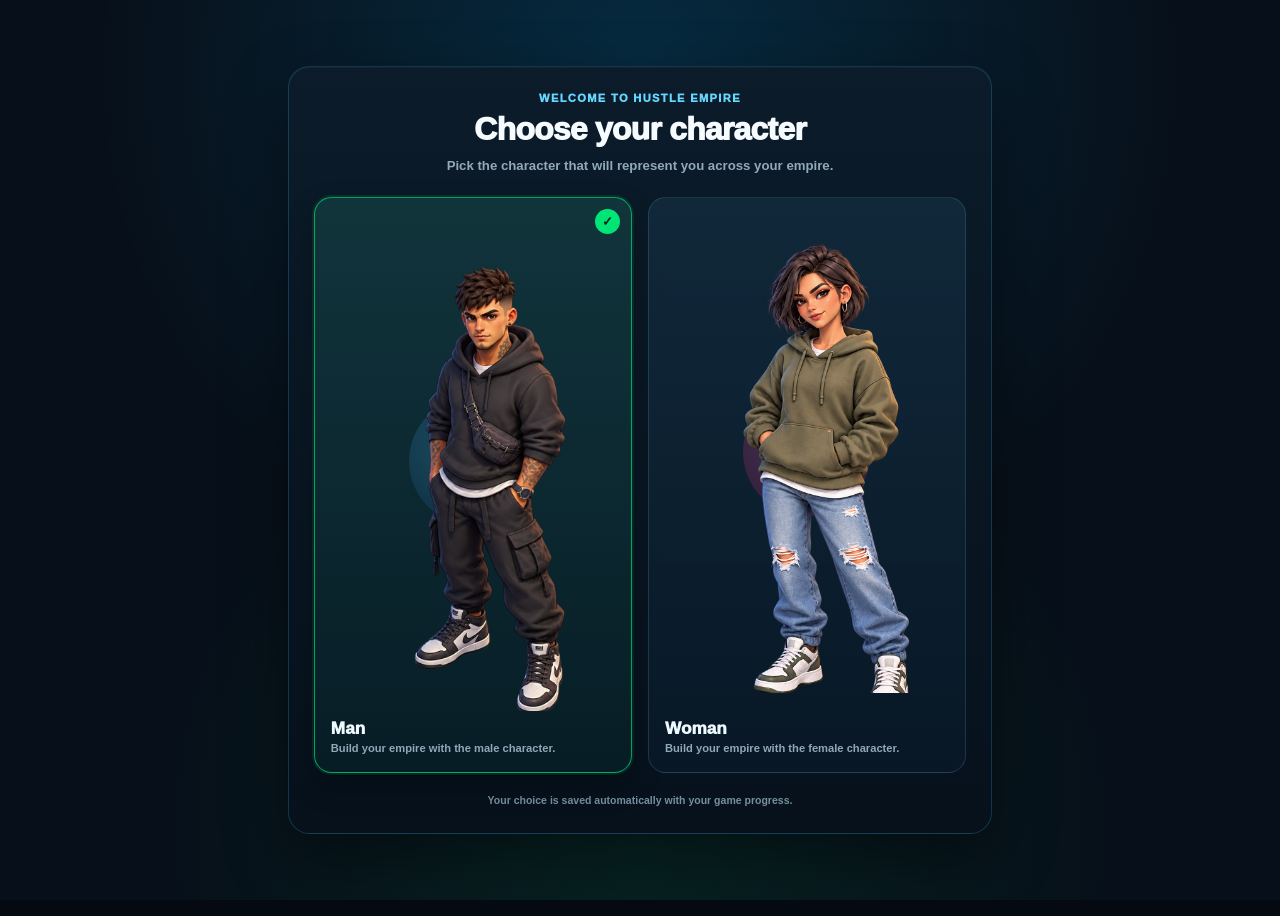
<file: index.html>
<!DOCTYPE html>

<html lang="en" data-app-version="21.6.5">
<head>
<meta charset="utf-8"/>
<base href="./"/>
<meta content="width=device-width, initial-scale=1.0, viewport-fit=cover" name="viewport"/>
<meta content="#0b0f19" name="theme-color"/>
<title>Hustle Empire</title>
<link rel="preload" as="image" href="assets/avatar_face.png?v=21.6.5"/>
<link rel="preload" as="image" href="assets/hero_lvl1.png?v=21.6.5"/>
<link rel="preload" as="image" href="assets/female_level_1.png?v=21.6.5"/>
<link rel="preload" as="image" href="assets/female_ui_icon.png?v=21.6.5"/>
<link rel="preload" as="image" href="assets/city_map.png?v=21.6.5"/>
<link rel="preload" as="image" href="assets/icon_money.png?v=21.6.5"/>
<link rel="preload" as="image" href="assets/icon_energy.png?v=21.6.5"/>
<link rel="preload" as="image" href="assets/icon_gems.png?v=21.6.5"/>
<link rel="preload" as="image" href="assets/icon_xp.png?v=21.6.5"/>
<link rel="icon" href="data:,"/>
<link rel="shortcut icon" href="data:,"/>
<script src="https://telegram.org/js/telegram-web-app.js"></script>
<link href="style.css?v=21.6.5" rel="stylesheet"/>
<script defer="" src="translations.js?v=21.6.5"></script>
<script defer="" src="config.js?v=21.6.5"></script>
<script defer="" src="script.js?v=21.6.5"></script>
<script defer="" src="save-schema.js?v=21.6.5"></script>
<script defer="" src="save-local.js?v=21.6.5"></script>
<script defer="" src="save-cloud.js?v=21.6.5"></script>
<script defer="" src="game-lifecycle.js?v=21.6.5"></script>
<script defer="" src="game-energy.js?v=21.6.5"></script>
<script defer="" src="game-offline.js?v=21.6.5"></script>
<script defer="" src="game.js?v=21.6.5"></script>

<style id="level-up-rewards-v14-1">
  #level-boost-indicator[hidden],
  #level-up-modal[hidden] {
    display: none !important;
  }

  #level-boost-indicator {
    position: fixed;
    top: calc(env(safe-area-inset-top, 0px) + 64px);
    right: 12px;
    z-index: 1600;
    max-width: calc(100vw - 24px);
    pointer-events: none;
  }

  .level-boost-indicator-pill {
    display: flex;
    align-items: center;
    justify-content: center;
    min-height: 34px;
    padding: 7px 12px;
    border: 1px solid rgba(0, 230, 118, .55);
    border-radius: 999px;
    background: rgba(7, 18, 28, .92);
    box-shadow: 0 0 18px rgba(0, 230, 118, .22);
    color: #eafff2;
    font: 800 12px/1.1 system-ui, -apple-system, BlinkMacSystemFont, "Segoe UI", sans-serif;
    letter-spacing: .02em;
    white-space: nowrap;
    -webkit-backdrop-filter: blur(12px);
    backdrop-filter: blur(12px);
  }

  body.level-up-modal-open {
    overflow: hidden;
  }

  #level-up-modal {
    position: fixed;
    inset: 0;
    z-index: 5000;
    display: grid;
    place-items: center;
    padding:
      max(18px, env(safe-area-inset-top, 0px))
      18px
      max(18px, env(safe-area-inset-bottom, 0px));
  }

  .level-up-modal-backdrop {
    position: absolute;
    inset: 0;
    background:
      radial-gradient(circle at 50% 35%, rgba(0, 230, 118, .18), transparent 35%),
      rgba(2, 7, 13, .82);
    -webkit-backdrop-filter: blur(10px);
    backdrop-filter: blur(10px);
  }

  .level-up-modal-card {
    position: relative;
    width: min(390px, 100%);
    max-height: calc(100dvh - 36px);
    overflow: auto;
    padding: 24px 20px 20px;
    border: 1px solid rgba(255, 215, 0, .38);
    border-radius: 26px;
    background:
      linear-gradient(180deg, rgba(19, 34, 47, .98), rgba(7, 15, 24, .98));
    box-shadow:
      0 24px 70px rgba(0, 0, 0, .58),
      0 0 34px rgba(0, 230, 118, .14);
    text-align: center;
    color: #fff;
  }

  .level-up-kicker {
    display: inline-flex;
    padding: 5px 10px;
    border-radius: 999px;
    background: rgba(255, 215, 0, .12);
    color: #ffd700;
    font-size: 11px;
    font-weight: 900;
    letter-spacing: .12em;
  }

  #level-up-modal-title {
    margin: 10px 0 4px;
    font-size: clamp(24px, 7vw, 34px);
    line-height: 1;
    color: #fff;
    text-shadow: 0 0 18px rgba(0, 230, 118, .24);
  }

  .level-up-modal-subtitle {
    margin: 0 0 15px;
    color: rgba(229, 241, 250, .72);
    font-size: 13px;
  }

  .level-up-case-wrap {
    display: grid;
    place-items: center;
    min-height: 142px;
    margin: 4px 0 10px;
  }

  #level-up-case-image {
    display: block;
    width: min(170px, 48vw);
    height: min(140px, 40vw);
    object-fit: contain;
    filter: drop-shadow(0 14px 22px rgba(0,0,0,.4));
  }

  #level-up-case-name {
    display: block;
    margin-top: -4px;
    color: #ffd700;
    font-size: 18px;
    font-weight: 900;
  }

  .level-up-reward-row {
    display: grid;
    grid-template-columns: 1fr 1fr;
    gap: 8px;
    margin: 14px 0 9px;
  }

  .level-up-reward-chip {
    display: flex;
    align-items: center;
    justify-content: center;
    min-height: 44px;
    padding: 9px 10px;
    border: 1px solid rgba(82, 221, 255, .2);
    border-radius: 14px;
    background: rgba(255, 255, 255, .045);
    font-size: 12px;
    font-weight: 850;
  }

  #level-up-boost-badge {
    border-color: rgba(0, 230, 118, .32);
    color: #7dffb5;
  }

  #level-up-inventory-count {
    display: block;
    margin: 8px 0 16px;
    color: rgba(229, 241, 250, .62);
    font-size: 11px;
  }

  .level-up-claim-button {
    width: 100%;
    min-height: 52px;
    border: 0;
    border-radius: 16px;
    background: linear-gradient(180deg, #19ef83, #00c864);
    box-shadow: 0 8px 24px rgba(0, 230, 118, .24);
    color: #03130b;
    font-size: 14px;
    font-weight: 950;
    cursor: pointer;
    touch-action: manipulation;
    -webkit-tap-highlight-color: transparent;
  }

  .level-up-claim-button:active {
    transform: scale(.985);
  }

  @media (max-width: 390px) {
    #level-boost-indicator {
      top: calc(env(safe-area-inset-top, 0px) + 58px);
      right: 8px;
    }

    .level-boost-indicator-pill {
      min-height: 31px;
      padding: 6px 10px;
      font-size: 11px;
    }

    .level-up-modal-card {
      padding: 20px 16px 16px;
      border-radius: 22px;
    }
  }
</style>



</head>
<body class="ui-scale-responsive">

<section
  id="character-selection-modal"
  class="character-selection-modal"
  role="dialog"
  aria-modal="true"
  aria-labelledby="character-selection-title"
  aria-hidden="true"
  hidden
>
  <div class="character-selection-shell">
    <div class="character-selection-copy">
      <span class="character-selection-eyebrow" data-i18n="characterSelect.eyebrow">WELCOME TO URBAN TYCOON</span>
      <h1 id="character-selection-title" data-i18n="characterSelect.title">Choose your character</h1>
      <p data-i18n="characterSelect.subtitle">Pick the character that will represent you across your empire.</p>
    </div>

    <div class="character-selection-grid" role="group" aria-label="Character">
      <button
        class="character-choice-card"
        type="button"
        data-character-choice="male"
        aria-pressed="false"
      >
        <span class="character-choice-art" aria-hidden="true">
          <span class="character-choice-fallback character-choice-fallback-male">👨</span>
          <img
            class="character-choice-preview-image"
            data-character-preview="male"
            src="data:image/svg+xml;charset=utf-8,%3Csvg%20xmlns='http://www.w3.org/2000/svg'%20width='1'%20height='1'%20viewBox='0%200%201%201'%3E%3C/svg%3E"
            alt=""
            draggable="false"
            decoding="async"
          />
        </span>

        <span class="character-choice-copy">
          <strong data-i18n="characterSelect.male">Man</strong>
          <small data-i18n="characterSelect.maleHint">Start with the classic Urban Tycoon character.</small>
        </span>

        <span class="character-choice-check" aria-hidden="true">✓</span>
      </button>

      <button
        class="character-choice-card"
        type="button"
        data-character-choice="female"
        aria-pressed="false"
      >
        <span class="character-choice-art" aria-hidden="true">
          <span class="character-choice-fallback character-choice-fallback-female">👩</span>
          <img
            class="character-choice-preview-image"
            data-character-preview="female"
            src="data:image/svg+xml;charset=utf-8,%3Csvg%20xmlns='http://www.w3.org/2000/svg'%20width='1'%20height='1'%20viewBox='0%200%201%201'%3E%3C/svg%3E"
            alt=""
            draggable="false"
            decoding="async"
          />
        </span>

        <span class="character-choice-copy">
          <strong data-i18n="characterSelect.female">Woman</strong>
          <small data-i18n="characterSelect.femaleHint">Use the female Urban Tycoon character.</small>
        </span>

        <span class="character-choice-check" aria-hidden="true">✓</span>
      </button>
    </div>

    <p class="character-selection-footnote" data-i18n="characterSelect.savedHint">
      Your choice is saved automatically with your game progress.
    </p>
  </div>
</section>

<div class="app-shell">
<header class="topbar topbar-compact">
<div class="player-level">
<div class="player-avatar image-fallback header-avatar">
<img aria-label="Player" alt="Player" data-i18n-aria-label="hud.player" data-i18n-alt="hud.player" class="player-avatar-image avatar-face-image direct-character-image" data-game-avatar="" src="assets/avatar_face.png?v=21.6.5" draggable="false" decoding="async" style="width:100%;height:100%;object-fit:cover;object-position:center;display:block;border-radius:50%;" />
</div>
<div class="player-level-content">
<div class="level-row"><strong>LV 1</strong></div>
<div class="xp-row">
<img class="hud-icon hud-icon-xp" data-hud-icon="xp" src="assets/icon_xp.png?v=21.6.5" alt="XP" data-i18n-alt="hud.xp" draggable="false" decoding="async"/>
<div class="progress-bar"><div class="progress-fill" style="width:0%"></div></div>
<span>0 / 100 XP</span>
</div>
</div>
</div>
<div class="topbar-resources">
<div class="resource-card money-card"><img class="hud-icon hud-icon-money" data-hud-icon="money" src="assets/icon_money.png?v=21.6.5" alt="Money" data-i18n-alt="hud.money" draggable="false" decoding="async"/><strong class="resource-value">$0</strong></div>
<div class="resource-card energy-card"><img class="hud-icon hud-icon-energy" data-hud-icon="energy" src="assets/icon_energy.png?v=21.6.5" alt="Energy" data-i18n-alt="hud.energy" draggable="false" decoding="async"/><strong class="resource-value">120/120</strong></div>
<div class="resource-card gem-card"><img class="hud-icon hud-icon-gems" data-hud-icon="gems" src="assets/icon_gems.png?v=21.6.5" alt="Gems" data-i18n-alt="hud.gems" draggable="false" decoding="async"/><strong class="resource-value">0</strong></div>
</div>
<div class="topbar-actions">
<button aria-label="Notifications" data-i18n-aria-label="hud.notifications" data-i18n-title="hud.notifications" aria-controls="notifications-modal" aria-expanded="false" class="top-action notification-button" data-action="notifications" type="button">🔔<span class="badge">2</span></button>
<button aria-label="Leaderboard" data-i18n-aria-label="hud.leaderboard" data-i18n-title="hud.leaderboard" aria-controls="leaderboard-screen" aria-pressed="false" class="top-action leaderboard-hud-button" data-action="open-leaderboard" type="button" title="Leaderboard">🏆</button>
<button aria-label="Menu" data-i18n-aria-label="hud.menu" data-i18n-title="hud.menu" class="top-action" data-action="settings" type="button">☰</button>
<button class="language-button" id="language-switch" type="button" aria-label="Switch to Russian" data-i18n-aria-label="language.switchToRussian">RU</button>
</div>
</header>

<div id="level-boost-indicator" hidden aria-hidden="true">
  <div class="level-boost-indicator-pill">
    <span id="level-boost-indicator-text">⚡ Boost 1.5x: 03:00</span>
  </div>
</div>

<main class="screens screen-content">
<!-- HOME -->
<section class="screen active home-screen-v210" data-screen="home">
  <div class="home-hub-v210" aria-label="Home hub">

    <!-- LEFT EDGE: quick actions stay anchored to the screen edge. -->
    <nav class="home-side-rail-v210 home-side-rail-left-v210" aria-label="Left quick actions">
      <a
        class="home-side-action-v210 social-tasks-launcher"
        href="#social-tasks-modal"
        role="button"
        aria-label="Open Daily Tasks & Rewards"
        data-i18n-aria-label="social.openAria"
        aria-controls="social-tasks-modal"
        aria-expanded="false"
        data-social-tasks-open
      >
        <span class="home-side-icon-v210" aria-hidden="true">⭐</span>
        <span class="home-side-metric-v210 social-tasks-launcher-badge" data-i18n="common.new">NEW</span>
        <span class="home-side-label-v210" data-i18n="home.socialTasks">Social Tasks</span>
      </a>

      <button
        class="home-side-action-v210 daily-challenges-launch"
        data-daily-challenges-open
        type="button"
        aria-haspopup="dialog"
        aria-controls="daily-challenges-modal"
        aria-label="Daily Challenges"
        data-i18n-aria-label="home.dailyChallenges"
      >
        <span class="home-side-icon-v210" aria-hidden="true">🎯</span>
        <span id="daily-challenges-button-badge" class="home-side-metric-v210 daily-challenges-launch-badge">0/3</span>
        <span class="home-side-label-v210" data-i18n="home.dailyChallenges">Daily Challenges</span>
        <span id="daily-challenges-button-timer" class="home-hidden-v210 daily-challenges-launch-timer">24:00:00</span>
        <small id="daily-challenges-button-status" class="home-hidden-v210" data-i18n="home.dailyChallengesProgressZero">0/3 completed</small>
      </button>

      <button
        class="home-side-action-v210 daily-chest"
        data-action="daily-chest"
        type="button"
        aria-label="Daily Chest"
        data-i18n-aria-label="home.dailyChest"
      >
        <span class="home-side-icon-v210" aria-hidden="true">🎁</span>
        <span class="countdown home-side-metric-v210" data-game-countdown="daily-chest">--:--:--</span>
        <span class="home-side-label-v210" data-i18n="home.dailyChest">Daily Chest</span>
      </button>
    </nav>

    <!-- CENTER: intentionally ONLY the bust and primary Tap action. -->
    <div class="home-center-stack-v210">
      <div class="home-character-window-v210 image-fallback">
        <img
          aria-label="Hustle Empire character"
          alt="Hustle Empire character"
          class="home-character home-character-v210 home-character-sprite direct-character-image character-real-image"
          data-character-sprite=""
          data-character-stage="1"
          src="assets/hero_lvl1.png?v=21.6.5"
          draggable="false"
          decoding="async"
        />
      </div>

      <div class="home-tap-zone-v210">
        <div aria-hidden="true" class="tap-float-layer" id="tap-float-layer"></div>
        <button class="tap-button home-main-tap home-main-tap-v210" type="button">
          <span class="home-main-tap-glow"></span>
          <span class="home-main-tap-icon-v210" aria-hidden="true">⚡</span>
          <span class="home-main-tap-copy-v210">
            <small data-i18n="home.quickHustle">Quick Hustle</small>
            <strong data-i18n="home.tapToEarn">Tap to Earn</strong>
            <span class="home-main-tap-value">+$1 / tap</span>
          </span>
        </button>
      </div>
    </div>

    <!-- RIGHT EDGE: quick actions stay anchored to the screen edge. -->
    <nav class="home-side-rail-v210 home-side-rail-right-v210" aria-label="Right quick actions">
      <button
        class="home-side-action-v210 home-missions-launcher"
        type="button"
        data-missions-open
        aria-haspopup="dialog"
        aria-controls="missions-modal"
        aria-expanded="false"
        aria-label="Missions"
        data-i18n-aria-label="home.missions"
      >
        <span class="home-side-icon-v210" aria-hidden="true">✓</span>
        <span class="home-side-metric-v210" data-home-mission-count>0/4</span>
        <span class="home-side-label-v210" data-i18n="home.missions">Missions</span>
        <span class="home-hidden-v210" data-home-mission-level>LV 1</span>
      </button>

      <button
        class="home-side-action-v210 hustle-streak"
        data-daily-challenges-open
        type="button"
        aria-haspopup="dialog"
        aria-controls="daily-challenges-modal"
        aria-label="Hustle Streak"
        data-i18n-aria-label="home.streak"
      >
        <span class="home-side-icon-v210 fire" aria-hidden="true">🔥</span>
        <span class="home-side-metric-v210 feature-value">0</span>
        <small class="home-side-micro-v210">+0%</small>
        <span class="home-side-label-v210" data-i18n="home.streak">Hustle Streak</span>
      </button>

      <button
        class="home-side-action-v210 offline-income"
        data-action="offline-income"
        type="button"
        aria-label="Offline Earnings"
        data-i18n-aria-label="home.offlineEarnings"
      >
        <span class="home-side-icon-v210" aria-hidden="true">⏱</span>
        <span class="offline-value home-side-metric-v210">$0</span>
        <span class="home-side-label-v210" data-i18n="home.offlineEarnings">Offline Earnings</span>
      </button>
    </nav>

    <!-- V20.11: compact activity panels live ONLY in the free lower Home area. -->
    <div class="home-bottom-panels-v211" aria-label="Home activity panels">
      <section class="home-activity-panel-v211 quick-jobs-panel-v211" aria-labelledby="quick-jobs-title-v211">
        <header class="home-activity-header-v211">
          <h2 id="quick-jobs-title-v211" data-i18n="home.quickJobs">Quick Jobs</h2>
          <strong id="quick-jobs-total">0</strong>
        </header>
        <div class="quick-jobs-grid home-activity-list-v211" id="quick-jobs-list"></div>
      </section>

      <section class="home-activity-panel-v211 home-businesses-panel-v211" aria-labelledby="active-businesses-title-v211">
        <header class="home-activity-header-v211">
          <h2 id="active-businesses-title-v211" data-i18n="home.activeBusinesses">Active Businesses</h2>
          <strong id="home-total-income">$0/s</strong>
        </header>
        <div class="home-business-grid home-activity-list-v211" id="home-business-list"></div>
      </section>
    </div>
  </div>
</section>
<!-- CITY -->
<section class="screen" data-screen="city">
<div class="city-screen page-layout">
<div class="city-map-wrapper image-fallback city-map-sprite-background">
<img class="city-map-image" src="assets/city_map.png?v=21.6.5">
<button class="city-node poor selected" data-district="poor_block" type="button"><strong data-i18n="city.poorBlock">POOR BLOCK</strong><span data-i18n="city.rangePoor">LV 1-10</span><small data-i18n="city.starterDistrict">Starter District</small><i>✓</i></button>
<button class="city-node center locked" data-district="city_center" type="button"><strong data-i18n="city.cityCenter">CITY CENTER</strong><span data-i18n="city.rangeCenter">LV 11-20</span><small data-i18n="city.cityHustles">City Hustles</small><i>🔒</i></button>
<button class="city-node business locked" data-district="business_district" type="button"><strong data-i18n="city.businessDistrict">BUSINESS DISTRICT</strong><span data-i18n="city.rangeBusiness">LV 21-30</span><small data-i18n="city.bigBusiness">Big Business</small><i>🔒</i></button>
<button class="city-node rich locked" data-district="rich_skyline" type="button"><strong data-i18n="city.richSkyline">RICH SKYLINE</strong><span data-i18n="city.rangeRich">LV 31-40+</span><small data-i18n="city.endgameEmpire">Endgame Empire</small><i>🔒</i></button>
</div>
<div class="district-activity">
<div class="district-activity-heading">
<div><span class="section-eyebrow" data-i18n="city.districtActivity">District Activity</span><h3 id="selected-district-name" data-i18n="city.poorBlock">POOR BLOCK</h3></div>
<span class="district-level-status" data-i18n="city.unlocked" id="selected-district-status">Unlocked</span>
</div>
<div class="district-business-grid" id="district-business-list"></div>
</div>
<div class="business-panel game-compat">
<span class="business-level"><span data-i18n="common.levelShort">LV</span> 0</span>
<div class="income"><strong data-i18n="business.zeroPerHour">0 / h</strong></div>
<div class="next-level"><strong data-i18n="business.zeroPerHour">0 / h</strong></div>
<button class="green-button"><span data-i18n="common.upgrade">Upgrade</span> <strong>$0</strong></button>
</div>
</div>
</section>
<!-- CASES -->
<section class="screen" data-screen="cases">
<div class="cases-screen page-layout">
<div class="cases-page-header">
<div><span class="section-eyebrow" data-i18n="cases.rewards">Rewards</span><h1 data-i18n="cases.title">Cases</h1></div>
<span class="cases-helper" data-i18n="cases.helper">Come back when the timer finishes or spend Gems to unlock instantly.</span>
</div>
<div class="real-cases-grid" id="timed-cases-list"></div>
<section class="accessory-cases-panel">
<div class="accessory-cases-heading">
<div>
<span class="section-eyebrow" data-i18n="accessoryCases.eyebrow">Wardrobe Loot</span>
<h2 data-i18n="accessoryCases.title">Premium Accessory Cases</h2>
</div>
<span class="accessory-case-gems-label" data-i18n="accessoryCases.gemsOnly">Gems Only</span>
</div>
<div id="free-accessory-case"></div>
<div class="premium-accessory-grid" id="premium-accessory-cases-list"></div>
</section></div>
</section>
<!-- COLLECTION -->
<section class="screen" data-screen="collection">
<div class="collection-screen compact-collection page-layout">
<details class="collection-summary compact-summary">
<summary>
<div>
<span class="section-eyebrow" data-i18n="collection.book">Collection Book</span>
<strong id="collection-summary-count" data-i18n="collection.summaryZero">0 / 10 cards</strong>
</div>
<div class="collection-summary-percent">
<strong id="collection-summary-percent">0%</strong>
<span>▾</span>
</div>
</summary>
<div class="compact-summary-body">
<div class="collection-ring">
<strong>0%</strong>
<small data-i18n="collection.summaryZero">0 / 10 cards</small>
</div>
<div class="rarity-list">
<div><span class="rarity-dot common"></span><span data-i18n="rarity.common">Common</span><strong>0 / 0</strong></div>
<div><span class="rarity-dot rare"></span><span data-i18n="rarity.rare">Rare</span><strong>0 / 0</strong></div>
<div><span class="rarity-dot epic"></span><span data-i18n="rarity.epic">Epic</span><strong>0 / 0</strong></div>
<div><span class="rarity-dot legendary"></span><span data-i18n="rarity.legendary">Legendary</span><strong>0 / 0</strong></div>
<div><span class="rarity-dot mythic"></span><span data-i18n="rarity.mythic">Mythic</span><strong>0 / 0</strong></div>
</div>
</div>
</details>
<div class="collection-cards compact-card-grid" id="collection-cards-list"></div>
<section class="exclusive-cards-panel">
<div class="exclusive-cards-heading">
<div><span class="section-eyebrow" data-i18n="collection.specialCollection">Special Collection</span><h2 data-i18n="collection.exclusiveTitle">Special Exclusive Cards</h2></div>
<span class="exclusive-label" data-i18n="collection.exclusiveLabel">Exclusive</span>
</div>
<p class="exclusive-description" data-i18n="collection.exclusiveSubtitle">These cards cannot be obtained from normal cases.</p>
<div class="exclusive-cards-grid" id="exclusive-cards-list"></div>
</section></div>
</section>
<!-- WARDROBE -->
<section class="screen" data-screen="wardrobe">
<div class="wardrobe-screen page-layout">
<aside class="equipment-column">
<h2 data-i18n="wardrobe.title">Wardrobe</h2>
<div class="wardrobe-tabs">
<button class="active" data-i18n="wardrobe.tabs.items" data-wardrobe-view="items" type="button">Items</button>
<button data-i18n="wardrobe.tabs.sets" data-wardrobe-view="sets" type="button">Style Sets</button>
</div><button class="open-accessory-catalog" id="open-accessory-catalog" type="button">
<span>▦</span>
<strong data-i18n="wardrobe.catalog">Accessory Catalog</strong>
</button>
<div class="wardrobe-dynamic-list" id="wardrobe-dynamic-list"></div>
</aside>
<div class="wardrobe-character image-fallback">

<img aria-label="Character" alt="Character" data-i18n-aria-label="wardrobe.character" data-i18n-alt="wardrobe.character" class="wardrobe-character-image wardrobe-character-sprite direct-character-image character-real-image" data-character-sprite="" data-character-stage="1" src="assets/hero_lvl1.png?v=21.6.5" draggable="false" decoding="async" style="object-fit:contain;display:block;" />
</div>
<aside class="outfit-panel">
<section><h3 data-i18n="wardrobe.outfitProgress">Outfit Progress</h3><strong>🔒</strong><div class="progress-bar"><div class="progress-fill" style="width:0%"></div></div><small data-i18n="wardrobe.unlockSlot">Buy LV 1 to unlock</small></section>
<section>
<h3 data-i18n="wardrobe.totalStats">Total Stat Bonuses</h3>
<p data-i18n="wardrobe.zeroIncome">★ +0% Income</p>
<p data-i18n="wardrobe.zeroTapPower">★ +0% Tap Power</p>
<p data-i18n="wardrobe.zeroCriticalRate">★ +0% Critical Rate</p>
<p data-i18n="wardrobe.zeroCriticalDamage">★ +0% Critical Damage</p>
<p data-i18n="wardrobe.zeroMaxEnergy">★ +0 Max Energy</p>
<p data-i18n="wardrobe.zeroEnergyRegen">★ +0% Energy Regen</p>
</section>
<button class="upgrade-outfit" type="button"><span data-i18n="wardrobe.buyLevelOne">Buy LV 1</span><strong>$25</strong></button>
</aside>
</div>
</section>
<!-- LEADERBOARD — FULLSCREEN ISOLATED VIEW -->
<section
  class="screen leaderboard-modal-screen"
  data-screen="leaderboard"
  id="leaderboard-screen"
  role="dialog"
  aria-modal="true"
  aria-labelledby="leaderboard-title"
  aria-hidden="true"
>
  <header class="leaderboard-modal-toolbar">
    <div class="leaderboard-modal-toolbar-copy">
      <span class="section-eyebrow" data-i18n="leaderboard.seasonRanking">SEASON RANKING</span>
      <strong data-i18n="leaderboard.title">Leaderboard</strong>
    </div>

    <button
      class="leaderboard-modal-close"
      data-action="close-leaderboard"
      type="button"
      aria-label="Close"
      data-i18n-aria-label="common.close"
      title="Close"
      data-i18n-title="common.close"
    >
      <span aria-hidden="true">✕</span>
      <span data-i18n="common.close">Close</span>
    </button>
  </header>

  <div class="leaderboard-screen page-layout">

    <header class="leaderboard-hero">
      <div class="leaderboard-title-block">
        <span class="section-eyebrow" data-i18n="leaderboard.seasonRanking">SEASON RANKING</span>
        <h1 id="leaderboard-title" data-i18n="leaderboard.title">Leaderboard</h1>
        <p data-i18n="leaderboard.subtitle">Climb the ranking by increasing your income per second.</p>
      </div>

      <div class="leaderboard-season-card" aria-label="Season countdown" data-i18n-aria-label="leaderboard.countdownAria">
        <span class="leaderboard-season-label" data-i18n="leaderboard.seasonEndsIn">Season ends in</span>
        <strong class="leaderboard-season-time" id="leaderboard-season-time">06d 14h 32m</strong>
        <small data-i18n="leaderboard.rewardsAtClose">Rewards are distributed when the season ends</small>
      </div>
    </header>

    <section class="leaderboard-support-grid" aria-label="Leaderboard rewards and offer" data-i18n-aria-label="leaderboard.supportAria">
      <article class="leaderboard-rewards-card">
        <div class="leaderboard-support-head">
          <div>
            <span class="section-eyebrow" data-i18n="leaderboard.seasonRewards">SEASON REWARDS</span>
            <h2 data-i18n="leaderboard.endSeasonRewards">End-of-season rewards</h2>
          </div>
          <span class="leaderboard-reward-status" id="leaderboard-reward-status">Outside Top 10</span>
        </div>

        <div class="leaderboard-reward-tiers">
          <div class="leaderboard-reward-tier reward-top1">
            <span class="leaderboard-reward-rank">#1</span>
            <img src="assets/icon_gems.png?v=21.6.5" alt="" aria-hidden="true" draggable="false">
            <div><strong data-i18n="leaderboard.reward1000Gems">1,000 Gems</strong><small data-i18n="leaderboard.legendaryAccessory">+ Legendary Accessory</small></div>
          </div>

          <div class="leaderboard-reward-tier reward-top3">
            <span class="leaderboard-reward-rank" data-i18n="leaderboard.top3Short">TOP 3</span>
            <img src="assets/watch.png?v=21.6.5" alt="" aria-hidden="true" draggable="false">
            <div><strong data-i18n="leaderboard.reward500Gems">500 Gems</strong><small data-i18n="leaderboard.exclusiveAccessory">+ Exclusive Accessory</small></div>
          </div>

          <div class="leaderboard-reward-tier reward-top10">
            <span class="leaderboard-reward-rank" data-i18n="leaderboard.top10Short">TOP 10</span>
            <img src="assets/acc_epic.png?v=21.6.5" alt="" aria-hidden="true" draggable="false">
            <div><strong data-i18n="leaderboard.reward150Gems">150 Gems</strong><small data-i18n="leaderboard.epicAccessoryCase">+ Epic Accessory Case</small></div>
          </div>
        </div>
      </article>

      <article class="leaderboard-flash-offer" id="leaderboard-flash-offer">
        <div class="leaderboard-offer-icon" aria-hidden="true">
          <img src="assets/icon_money.png?v=21.6.5" alt="" draggable="false">
        </div>

        <div class="leaderboard-offer-copy">
          <div class="leaderboard-offer-title-row">
            <span class="leaderboard-offer-kicker" data-i18n="leaderboard.flashOffer">⚡ FLASH OFFER</span>
            <strong class="leaderboard-offer-timer" id="leaderboard-offer-timer">05:59:59</strong>
          </div>
          <h2 data-i18n="leaderboard.doubleIncomeBoost">x2 Income Boost</h2>
          <p id="leaderboard-offer-gap" data-i18n="leaderboard.doubleIncomePitch">Double your income for 30 minutes and climb the ranking.</p>
          <small class="leaderboard-offer-status" id="leaderboard-offer-status" data-i18n="leaderboard.activeProductionOnly">Applies to active production. Does not increase offline earnings.</small>
        </div>

        <button class="leaderboard-offer-button" data-leaderboard-offer-buy type="button">
          <img src="assets/icon_gems.png?v=21.6.5" alt="" aria-hidden="true" draggable="false">
          <span>120</span>
          <strong data-i18n="leaderboard.activateX2">ACTIVATE x2</strong>
        </button>
      </article>
    </section>

    <section class="leaderboard-panel" aria-labelledby="leaderboard-list-title">
      <div class="leaderboard-panel-head">
        <div>
          <span class="section-eyebrow" data-i18n="leaderboard.topTycoons">TOP TYCOONS</span>
          <h2 id="leaderboard-list-title" data-i18n="leaderboard.globalRanking">Global Ranking</h2>
        </div>
        <span class="leaderboard-season-badge" data-i18n="leaderboard.season01">SEASON 01</span>
      </div>

      <div class="leaderboard-columns" aria-hidden="true">
        <span>#</span>
        <span data-i18n="leaderboard.player">Player</span>
        <span data-i18n="leaderboard.incomePerSecond">Income / s</span>
      </div>

      <div class="leaderboard-list" role="list" aria-label="Player ranking" data-i18n-aria-label="leaderboard.listAria">

        <article class="leaderboard-row top-1" role="listitem">
          <span class="leaderboard-rank">1</span>
          <div class="leaderboard-player">
            <div class="leaderboard-avatar leaderboard-avatar-gold">NX</div>
            <div class="leaderboard-player-copy">
              <strong>NeonX</strong>
              <small>LV 42</small>
            </div>
          </div>
          <strong class="leaderboard-income">$128.4K/s</strong>
        </article>

        <article class="leaderboard-row top-2" role="listitem">
          <span class="leaderboard-rank">2</span>
          <div class="leaderboard-player">
            <div class="leaderboard-avatar leaderboard-avatar-blue">AK</div>
            <div class="leaderboard-player-copy">
              <strong>ArcticKing</strong>
              <small>LV 39</small>
            </div>
          </div>
          <strong class="leaderboard-income">$104.8K/s</strong>
        </article>

        <article class="leaderboard-row top-3" role="listitem">
          <span class="leaderboard-rank">3</span>
          <div class="leaderboard-player">
            <div class="leaderboard-avatar leaderboard-avatar-purple">VR</div>
            <div class="leaderboard-player-copy">
              <strong>VoidRunner</strong>
              <small>LV 36</small>
            </div>
          </div>
          <strong class="leaderboard-income">$89.2K/s</strong>
        </article>

        <article class="leaderboard-row" role="listitem">
          <span class="leaderboard-rank">4</span>
          <div class="leaderboard-player">
            <div class="leaderboard-avatar leaderboard-avatar-green">CB</div>
            <div class="leaderboard-player-copy">
              <strong>CashBoss</strong>
              <small>LV 34</small>
            </div>
          </div>
          <strong class="leaderboard-income">$74.7K/s</strong>
        </article>

        <article class="leaderboard-row is-current" role="listitem" aria-current="true">
          <span class="leaderboard-rank">5</span>
          <div class="leaderboard-player">
            <div class="leaderboard-avatar leaderboard-current-avatar">
              <img src="assets/avatar_face.png?v=21.6.5" alt="Your avatar" data-i18n-aria-label="leaderboard.currentAvatar" draggable="false" decoding="async">
            </div>
            <div class="leaderboard-player-copy">
              <strong><span data-i18n="leaderboard.you">You</span> <span class="leaderboard-you-badge">YOU</span></strong>
              <small>LV 1</small>
            </div>
          </div>
          <strong class="leaderboard-income">$0.20/s</strong>
        </article>

        <article class="leaderboard-row" role="listitem">
          <span class="leaderboard-rank">6</span>
          <div class="leaderboard-player">
            <div class="leaderboard-avatar leaderboard-avatar-orange">ST</div>
            <div class="leaderboard-player-copy">
              <strong>StreetTycoon</strong>
              <small>LV 31</small>
            </div>
          </div>
          <strong class="leaderboard-income">$61.3K/s</strong>
        </article>

        <article class="leaderboard-row" role="listitem">
          <span class="leaderboard-rank">7</span>
          <div class="leaderboard-player">
            <div class="leaderboard-avatar leaderboard-avatar-cyan">MG</div>
            <div class="leaderboard-player-copy">
              <strong>MetroGhost</strong>
              <small>LV 29</small>
            </div>
          </div>
          <strong class="leaderboard-income">$55.9K/s</strong>
        </article>

        <article class="leaderboard-row" role="listitem">
          <span class="leaderboard-rank">8</span>
          <div class="leaderboard-player">
            <div class="leaderboard-avatar leaderboard-avatar-red">RK</div>
            <div class="leaderboard-player-copy">
              <strong>RichKid</strong>
              <small>LV 27</small>
            </div>
          </div>
          <strong class="leaderboard-income">$48.5K/s</strong>
        </article>

      </div>
    </section>

    <aside class="leaderboard-current-card">
      <div>
        <span class="section-eyebrow" data-i18n="leaderboard.yourPosition">YOUR POSITION</span>
        <strong>#5</strong>
      </div>
      <div class="leaderboard-current-stat">
        <small>Income / s</small>
        <strong>$0.20/s</strong>
      </div>
    </aside>

  </div>
</section>

<!-- SHOP -->
<section class="screen" data-screen="shop">
<div class="shop-screen page-layout">
<section class="boost-shop">
<h1 data-i18n="shop.title">Shop</h1>
<div class="shop-panel-title" data-i18n="shop.boosts">Boosts &amp; Upgrades</div>
<div class="boost-grid">
<article class="boost-card"><span class="boost-icon">💰</span><strong data-i18n="shop.income2x">2x Offline Income</strong><small data-i18n="shop.sevenDays">For 7 days</small><button type="button" data-action="buy-boost" data-product="income24h">♦ 100</button></article>
<article class="boost-card"><span class="boost-icon">💰</span><strong data-i18n="shop.income3x">3x Offline Income</strong><small data-i18n="shop.sevenDays">For 7 days</small><button type="button" data-action="buy-boost" data-product="offline3x">♦ 180</button></article>
<article class="boost-card"><span class="boost-icon">⏱</span><strong data-i18n="shop.offlineCap">Offline Cap +24h</strong><small data-i18n="shop.extendsLimit">Extends the limit</small><button type="button" data-action="buy-boost" data-product="offline-cap">♦ 120</button></article>
<article class="boost-card"><span class="boost-icon">⚙</span><strong data-i18n="shop.autoCollect">Auto-Collect</strong><small data-i18n="shop.automaticCollection">Automatic collection</small><button type="button" data-action="buy-boost" data-product="auto-collect">♦ 250</button></article>
<article class="boost-card"><span class="boost-icon">🔥</span><strong data-i18n="shop.eventBooster">Event Booster</strong><small data-i18n="shop.bonus24h">+50% for 24 hours</small><button type="button" data-action="buy-boost" data-product="event-booster">♦ 150</button></article>
<article class="boost-card"><span class="boost-icon">⚡</span><strong data-i18n="shop.tapBoost">Tap Power Boost</strong><small data-i18n="shop.bonus12h">+100% for 12 hours</small><button type="button" data-action="buy-boost" data-product="tap5x1h">♦ 120</button></article>
<article class="boost-card"><span class="boost-icon">🔋</span><strong data-i18n="shop.energyPack">Energy Pack</strong><small data-i18n="shop.energy500">+500 Energy</small><button type="button" data-action="buy-boost" data-product="energyRefill">♦ 120</button></article>
<article class="boost-card"><span class="boost-icon">📈</span><strong data-i18n="shop.businessBooster">Business Booster</strong><small data-i18n="shop.income12h">+100% Income 12h</small><button type="button" data-action="buy-boost" data-product="business-booster">♦ 200</button></article>
<article class="boost-card"><span class="boost-icon">🍀</span><strong data-i18n="shop.luckyEvents">Lucky Events</strong><small data-i18n="shop.chance50">+50% event chance</small><button type="button" data-action="buy-boost" data-product="lucky-events">♦ 120</button></article>
</div>
<div class="gem-pack-row">
<button type="button" class="gem-pack" data-action="buy-gem-pack" data-gems="100">♦<strong>100</strong><span data-i18n="shop.gems">Gems</span></button>
<button type="button" class="gem-pack" data-action="buy-gem-pack" data-gems="500">♦<strong>500</strong><span data-i18n="shop.gems">Gems</span></button>
<button type="button" class="gem-pack" data-action="buy-gem-pack" data-gems="1200">♦<strong>1200</strong><span data-i18n="shop.gems">Gems</span></button>
</div>
</section>
<aside class="premium-shop-column">
<button type="button" class="premium-product" data-action="shop-premium-case"><div class="premium-product-image media-frame media-frame-square"><img class="asset-direct-image media-object-contain shop-sprite-icon" src="assets/acc_epic.png?v=21.6.5" alt="" aria-hidden="true" draggable="false" loading="lazy" decoding="async" /></div><div><strong data-i18n="shop.premiumCase">Premium Case</strong><span data-i18n="shop.premiumCaseDesc">Open a premium case</span><small>♦ 250</small></div></button>
<button type="button" class="premium-product" data-action="shop-outfit"><div class="premium-product-image media-frame media-frame-square"><img class="asset-direct-image media-object-contain shop-sprite-icon" src="assets/jacket.png?v=21.6.5" alt="" aria-hidden="true" draggable="false" loading="lazy" decoding="async" /></div><div><strong data-i18n="shop.outfitSkin">Outfit / Skin</strong><span data-i18n="shop.outfitSkinDesc">Unlock new outfits</span><small>♦ 400</small></div></button>
<button type="button" class="premium-product" data-action="shop-bundle"><div class="premium-product-image bundle-sprite-stack media-frame media-frame-square"><img class="asset-direct-image media-object-contain shop-sprite-icon bundle-case-sprite" src="assets/acc_legendary.png?v=21.6.5" alt="" aria-hidden="true" draggable="false" loading="lazy" decoding="async" /><img class="asset-direct-image media-object-contain shop-sprite-icon bundle-item-sprite" src="assets/watch.png?v=21.6.5" alt="" aria-hidden="true" draggable="false" loading="lazy" decoding="async" /></div><div><strong data-i18n="shop.hustleBundle">Hustle Bundle</strong><span data-i18n="shop.hustleBundleDesc">Exceptional value!</span><small>♦ 1,000</small></div></button>
<div class="empire-pass"><div class="empire-crown">♛</div><div><strong data-i18n="shop.empirePass">Empire Pass</strong><span data-i18n="shop.empirePassDesc">Unlock your true potential</span></div><button data-action="buy-empire-pass" data-config-price="HUSTLE_PASS_MONTHLY" type="button">250 ★ / month</button></div>
</aside>
</div>
</section>
</main>
<nav class="bottom-navigation">
<button class="nav-item active" data-nav="home" type="button" aria-label="Home" data-i18n-aria-label="nav.home"><span class="nav-icon">⌂</span><span data-i18n="nav.home">Home</span></button>
<button class="nav-item" data-nav="city" type="button" aria-label="City" data-i18n-aria-label="nav.city"><span class="nav-icon">♜</span><span data-i18n="nav.city">City</span></button>
<button class="nav-item" data-nav="cases" type="button" aria-label="Cases" data-i18n-aria-label="nav.cases"><span class="nav-icon">🎁</span><span data-i18n="nav.cases">Cases</span></button>
<button class="nav-item" data-nav="collection" type="button" aria-label="Cards" data-i18n-aria-label="nav.collection"><span class="nav-icon">▣</span><span data-i18n="nav.collection">Cards</span></button>
<button class="nav-item" data-nav="wardrobe" type="button" aria-label="Wardrobe" data-i18n-aria-label="nav.wardrobe"><span class="nav-icon">♠</span><span data-i18n="nav.wardrobe">Wardrobe</span></button>
<button class="nav-item" data-nav="shop" type="button" aria-label="Shop" data-i18n-aria-label="nav.shop"><span class="nav-icon">🛒</span><span data-i18n="nav.shop">Shop</span></button>
</nav>
</div>
<!-- V20.3 STEP 4 — MISSIONS DRAWER -->
<div id="missions-modal" hidden aria-hidden="true">
  <button
    class="missions-modal-backdrop"
    type="button"
    data-missions-close
    aria-label="Close"
    data-i18n-aria-label="common.close"
  ></button>

  <section
    class="missions-drawer"
    role="dialog"
    aria-modal="true"
    aria-labelledby="missions-drawer-title"
  >
    <header class="missions-drawer-header">
      <div class="missions-title-row missions-drawer-title-row">
        <div>
          <h2 id="missions-drawer-title" data-i18n="home.missions">Missions</h2>
          <span>LV 1</span>
        </div>
        <strong>0/4</strong>
      </div>
      <button
        class="missions-drawer-close"
        type="button"
        data-missions-close
        aria-label="Close"
        data-i18n-aria-label="common.close"
      >×</button>
    </header>

    <div class="missions-drawer-body">
      <div class="quest-list missions-drawer-list" id="mission-list" aria-live="polite"></div>
    </div>

    <footer class="missions-drawer-footer">
      <button aria-disabled="true" class="next-level-button missions-next-level" data-action="next-level" disabled type="button">
        <span aria-hidden="true">⬆</span>
        <span><strong data-i18n="home.nextLevel">Next Level</strong><small>LV 2</small></span>
      </button>
    </footer>
  </section>
</div>
<!-- CASE REWARD OVERLAY -->
<div class="case-reward-overlay" hidden="" id="case-reward-overlay">
<div class="case-reward-bg"></div>
<div class="case-reward-content">
<span class="case-reward-eyebrow" data-i18n="cases.caseOpened">Case opened</span>
<div class="case-reward-chest" id="case-reward-chest">🎁</div>
<h2 data-i18n="cases.reward" id="case-reward-title">Reward</h2>
<div class="case-reward-resources">
<div class="reward-resource"><span>💵</span><small data-i18n="cases.money">Money</small><strong id="case-reward-money">+$0</strong></div>
<div class="reward-resource"><span>♦</span><small data-i18n="cases.gems">Gems</small><strong id="case-reward-gems">+0</strong></div>
</div>
<div class="reward-card-preview common" id="case-reward-card">
<div class="reward-card-image card-art-shell">
<div class="card-art-background" id="case-reward-card-art" style="background-image:url('assets/card_kiosk.png?v=21.6.5')"></div>
<div class="card-ui-frame" aria-hidden="true"></div>
</div>
<span id="case-reward-rarity" data-i18n="rarity.common">Common</span>
<strong id="case-reward-card-name" data-i18n="collection.cardPlaceholder">Card</strong>
<small id="case-reward-fragments" data-i18n="cases.fragmentsZero">+0 Fragments</small>
</div>
<button class="case-reward-close" data-i18n="common.continue" id="case-reward-close" type="button">Continue</button>
</div>
</div>
<!-- GENERIC MODAL -->
<div class="accessory-reward-overlay" hidden="" id="accessory-reward-overlay">
<div class="accessory-reward-backdrop"></div>
<div class="accessory-reward-content">
<span class="section-eyebrow" data-i18n="accessoryCases.newItem">New Item</span>
<div class="accessory-reward-item" id="accessory-reward-item">
<div class="accessory-reward-image media-frame media-frame-square">
<img class="asset-direct-image accessory-reward-sprite" id="accessory-reward-sprite" src="assets/hat.png?v=21.6.5" alt="" aria-hidden="true" draggable="false" loading="lazy" decoding="async" /></div>
<span class="accessory-reward-rarity" id="accessory-reward-rarity" data-i18n="rarity.rare">Rare</span>
<h2 id="accessory-reward-name" data-i18n="accessoryCases.itemPlaceholder">Item</h2>
<small id="accessory-reward-slot" data-i18n="wardrobeSlots.accessory">Accessory</small>
</div>
<button class="case-reward-close" data-i18n="common.continue" id="accessory-reward-close" type="button">Continue</button>
</div>
</div><div class="accessory-catalog-modal" hidden="" id="accessory-catalog-modal">
<div class="accessory-catalog-backdrop" data-accessory-catalog-close=""></div>
<div class="accessory-catalog-window">
<div class="accessory-catalog-header">
<div>
<span class="section-eyebrow" data-i18n="wardrobe.collection">Collection</span>
<h2 data-i18n="wardrobe.catalog">Accessory Catalog</h2>
</div>
<button class="accessory-catalog-close" data-accessory-catalog-close="" type="button" aria-label="Close" data-i18n-aria-label="common.close">×</button>
</div>
<div class="catalog-progress">
<strong id="catalog-progress-count">0 / 12</strong>
<div class="progress-bar"><div class="progress-fill" id="catalog-progress-bar" style="width:0%"></div></div>
</div>
<div class="accessory-catalog-grid" id="accessory-catalog-grid"></div>
</div>
</div><div class="random-event-layer" hidden="" id="random-event-layer">
<button class="random-flying-event" id="random-flying-event" type="button">
<span class="random-event-icon" id="random-event-icon">🦋</span>
</button>
</div><div class="random-event-toast" hidden="" id="random-event-toast">
<strong id="random-event-toast-title" data-i18n="randomEvents.bonusTitle">BONUS!</strong>
<span id="random-event-toast-text" data-i18n="randomEvents.tapX2">Tap x2</span>
</div>

<div id="offline-earnings-modal" hidden aria-hidden="true">
  <div class="offline-earnings-backdrop"></div>
  <div
    class="offline-earnings-card"
    role="dialog"
    aria-modal="true"
    aria-labelledby="offline-earnings-title"
  >
    <div class="offline-earnings-icon" aria-hidden="true">💰</div>
    <span class="offline-earnings-kicker" data-i18n="offline.kicker">OFFLINE EARNINGS</span>
    <h2 id="offline-earnings-title" data-i18n="offline.welcome">Welcome back!</h2>

    <p id="offline-earnings-time" class="offline-earnings-time">
      You were away for: 2h 15m
    </p>

    <div class="offline-earnings-reward">
      <small data-i18n="offline.accumulated">Accumulated</small>
      <strong id="offline-earnings-amount">$0</strong>
      <span data-i18n="offline.maxCap">Maximum: 3 hours</span>
    </div>

    <button
      id="offline-earnings-claim"
      class="offline-earnings-claim-button"
      data-offline-earnings-claim
      type="button"
    >
      Claim $0
    </button>
  </div>
</div>


<div id="daily-challenges-modal" hidden aria-hidden="true">
  <button
    class="daily-challenges-backdrop"
    data-daily-challenges-close
    type="button"
    aria-label="Close Daily Challenges" data-i18n-aria-label="daily.closeAria"
  ></button>

  <section
    class="daily-challenges-dialog"
    role="dialog"
    aria-modal="true"
    aria-labelledby="daily-challenges-title"
  >
    <header class="daily-challenges-modal-header">
      <div class="daily-challenges-modal-title">
        <span class="daily-challenges-modal-icon">🎯</span>
        <div>
          <span class="section-eyebrow" data-i18n="daily.eyebrow">TYCOON DAILY</span>
          <h2 id="daily-challenges-title" data-i18n="daily.title">Daily Challenges</h2>
          <p data-i18n="daily.subtitle">Complete today’s activities and come back tomorrow for a new rotation.</p>
        </div>
      </div>

      <div class="daily-challenges-header-actions">
        <div class="daily-reset-badge">
          <small data-i18n="daily.reset">RESET</small>
          <strong id="daily-reset-timer">24:00:00</strong>
        </div>
        <button
          class="daily-challenges-close"
          data-daily-challenges-close
          type="button"
          aria-label="Close" data-i18n-aria-label="common.close"
        >×</button>
      </div>
    </header>

    <section class="daily-retention-panel daily-retention-modal-panel" id="daily-retention-panel">
      <div class="daily-retention-grid">

        <article class="daily-retention-card daily-combo-card">
          <div class="daily-retention-card-head">
            <div>
              <span class="daily-feature-icon">🧩</span>
              <div>
                <small data-i18n="daily.comboEyebrow">DAILY COMBO</small>
                <strong data-i18n="daily.comboTitle">Daily Combo</strong>
              </div>
            </div>
            <span class="daily-progress-pill" id="daily-combo-progress">0/3</span>
          </div>

          <p data-i18n="daily.comboHint">Buy or upgrade the 3 targets selected for today.</p>

          <div class="daily-card-progress-track" aria-hidden="true">
            <div id="daily-combo-progress-fill" class="daily-card-progress-fill"></div>
          </div>

          <div class="daily-combo-slots" id="daily-combo-slots"></div>

          <div class="daily-retention-reward" id="daily-combo-reward" data-i18n="daily.grandReward">
            Grand reward
          </div>
        </article>

        <article class="daily-retention-card daily-morse-card">
          <div class="daily-retention-card-head">
            <div>
              <span class="daily-feature-icon">📡</span>
              <div>
                <small data-i18n="daily.cipherEyebrow">DAILY CIPHER</small>
                <strong data-i18n="daily.cipherTitle">Morse Cipher</strong>
              </div>
            </div>
            <span class="daily-progress-pill" id="daily-morse-progress">0/1</span>
          </div>

          <p data-i18n="daily.cipherHint">Decode the Morse sequence into the correct digit.</p>

          <div class="daily-card-progress-track" aria-hidden="true">
            <div id="daily-morse-progress-fill" class="daily-card-progress-fill"></div>
          </div>

          <div class="daily-morse-code" id="daily-morse-code">--...</div>

          <div class="daily-morse-input-row">
            <input
              id="daily-morse-input"
              class="daily-morse-input"
              type="text"
              inputmode="numeric"
              pattern="[0-9]*"
              maxlength="1"
              autocomplete="off"
              aria-label="Morse digit answer" data-i18n-aria-label="daily.answerAria"
              placeholder="0-9"
            />
            <button
              id="daily-morse-submit"
              data-daily-morse-submit
              type="button"
             data-i18n="daily.decipherCode">Decode</button>
          </div>

          <div class="daily-retention-status" id="daily-morse-status" data-i18n="daily.cipherDefault">
            Convert Morse into the correct digit (0–9).
          </div>
        </article>

        <article class="daily-retention-card daily-checkin-card">
          <div class="daily-retention-card-head">
            <div>
              <span class="daily-feature-icon">🔥</span>
              <div>
                <small data-i18n="daily.streakEyebrow">7-DAY STREAK</small>
                <strong data-i18n="daily.checkinTitle">Daily Check-in</strong>
              </div>
            </div>
            <span class="daily-progress-pill" id="daily-checkin-streak">0 days</span>
          </div>

          <p data-i18n="daily.checkinHint">Log in every day to grow your reward streak.</p>

          <div class="daily-card-progress-track" aria-hidden="true">
            <div id="daily-checkin-progress-fill" class="daily-card-progress-fill"></div>
          </div>

          <div class="daily-checkin-grid" id="daily-checkin-grid"></div>

          <button
            class="daily-checkin-claim"
            id="daily-checkin-claim"
            data-daily-checkin-claim
            type="button"
           data-i18n="daily.claimDay1">Claim Day 1</button>

          <div class="daily-retention-status" id="daily-checkin-status" data-i18n="daily.streakResetHint">
            Miss a day and the streak resets to 1.
          </div>
        </article>
      </div>
    </section>
  </section>
</div>

<div id="level-up-modal" hidden aria-hidden="true">
  <div class="level-up-modal-backdrop"></div>
  <div class="level-up-modal-card" role="dialog" aria-modal="true" aria-labelledby="level-up-modal-title">
    <span class="level-up-kicker">HUSTLE EMPIRE</span>
    <h2 id="level-up-modal-title">LEVEL UP! LEVEL 2</h2>
    <p class="level-up-modal-subtitle" data-i18n="levelUp.subtitle">New level reached. Your rewards are already in your account.</p>

    <div class="level-up-case-wrap">
      <img id="level-up-case-image" src="assets/case_daily.png?v=21.6.5" alt="Street Case" decoding="async" draggable="false"/>
    </div>
    <strong id="level-up-case-name">Street Case</strong>

    <div class="level-up-reward-row">
      <span class="level-up-reward-chip" id="level-up-gems">♦ +10 Gems</span>
      <span class="level-up-reward-chip" id="level-up-boost-badge">⚡ 1.5x earnings · 03:00</span>
    </div>

    <small id="level-up-inventory-count">Inventory: Street Case ×1</small>

    <button class="level-up-claim-button" data-level-up-claim type="button" data-i18n="levelUp.claim">
      Claim and Use the Boost!
    </button>
  </div>
</div>



<!-- SOCIAL TASKS / REWARDS -->
<section
  id="social-tasks-modal"
  class="social-tasks-modal"
  aria-labelledby="social-tasks-title"
  aria-describedby="social-tasks-subtitle"
  aria-hidden="true"
  hidden
>
  <button
    class="social-tasks-backdrop"
    type="button"
    aria-label="Close Daily Tasks & Rewards" data-i18n-aria-label="social.closeAria"
    data-social-tasks-close
  ></button>

  <div
    class="social-tasks-dialog"
    role="dialog"
    aria-modal="true"
    tabindex="-1"
  >
    <header class="social-tasks-header">
      <div class="social-tasks-heading">
        <span class="social-tasks-heading-icon" aria-hidden="true">⭐</span>

        <div>
          <span class="section-eyebrow" data-i18n="social.eyebrow">SOCIAL REWARDS</span>
          <h2 id="social-tasks-title" data-i18n="social.title">Daily Tasks &amp; Rewards</h2>
          <p id="social-tasks-subtitle" data-i18n="social.subtitle">
            Complete social tasks to earn extra rewards.
          </p>
        </div>
      </div>

      <button
        class="social-tasks-close"
        type="button"
        aria-label="Close"
        data-i18n-aria-label="common.close"
        data-social-tasks-close
      >×</button>
    </header>

    <div class="social-tasks-summary">
      <div>
        <small data-i18n="social.progressToday">TODAY’S PROGRESS</small>
        <strong>0 / 6</strong>
      </div>

      <div class="social-tasks-progress" aria-hidden="true">
        <span style="width: 0%"></span>
      </div>

      <span class="social-tasks-reset" data-i18n="social.reset24h">Reset in 24h</span>
    </div>

    <div class="social-tasks-list" role="list">

      <section class="social-task-section" aria-labelledby="daily-task-heading">
        <div class="social-task-section-heading">
          <span id="daily-task-heading" data-i18n="social.daily">Daily</span>
          <small data-i18n="social.resetsEvery24h">Resets every 24h</small>
        </div>

        <button
          class="social-task-row social-task-daily is-claimable"
          type="button"
          data-social-task="daily_reward"
          role="listitem"
        >
          <span class="social-task-icon social-task-icon-daily" aria-hidden="true">🎁</span>

          <span class="social-task-copy">
            <strong data-i18n="social.dailyReward">Daily Reward</strong>
            <small data-i18n="social.dailyRewardHint">Log in every day and claim the reward</small>
          </span>

          <span class="social-task-reward">
            <span class="social-task-reward-icon" aria-hidden="true">💎</span>
            +50
          </span>

          <span class="social-task-status social-task-status-claim" aria-label="Reward available" data-i18n-aria-label="social.rewardAvailableAria" data-i18n="common.claim">Claim</span>
        </button>
      </section>

      <section class="social-task-section" aria-labelledby="social-task-heading">
        <div class="social-task-section-heading">
          <span id="social-task-heading" data-i18n="social.socialCommunity">Social &amp; Community</span>
          <small data-i18n="social.completeOnce">Complete once</small>
        </div>

        <button
          class="social-task-row"
          type="button"
          data-social-task="telegram_channel"
          role="listitem"
        >
          <span class="social-task-icon social-task-icon-telegram" aria-hidden="true">➤</span>

          <span class="social-task-copy">
            <strong data-i18n="social.joinTelegram">Join the Telegram channel</strong>
            <small data-i18n="social.officialChannel">Urban Tycoon Official</small>
          </span>

          <span class="social-task-reward">
            <span class="social-task-reward-icon" aria-hidden="true">💰</span>
            +1.000
          </span>

          <span class="social-task-status" aria-hidden="true">›</span>
        </button>

        <button
          class="social-task-row"
          type="button"
          data-social-task="x_follow"
          role="listitem"
        >
          <span class="social-task-icon social-task-icon-x" aria-hidden="true">𝕏</span>

          <span class="social-task-copy">
            <strong data-i18n="social.followX">Follow Urban Tycoon on X</strong>
            <small data-i18n="social.followOfficialProfile">Follow the official profile</small>
          </span>

          <span class="social-task-reward">
            <span class="social-task-reward-icon" aria-hidden="true">💎</span>
            +75
          </span>

          <span class="social-task-status" aria-hidden="true">›</span>
        </button>

        <button
          class="social-task-row"
          type="button"
          data-social-task="invite_3_friends"
          role="listitem"
        >
          <span class="social-task-icon social-task-icon-friends" aria-hidden="true">👥</span>

          <span class="social-task-copy">
            <strong data-i18n="social.invite3">Invite 3 friends</strong>
            <small data-i18n="social.invite3Zero">0 / 3 friends invited</small>
          </span>

          <span class="social-task-reward">
            <span class="social-task-reward-icon" aria-hidden="true">💎</span>
            +150
          </span>

          <span class="social-task-status" aria-hidden="true">›</span>
        </button>

        <button
          class="social-task-row"
          type="button"
          data-social-task="open_community"
          role="listitem"
        >
          <span class="social-task-icon social-task-icon-star" aria-hidden="true">⭐</span>

          <span class="social-task-copy">
            <strong data-i18n="social.visitCommunity">Visit the Community</strong>
            <small data-i18n="social.openOfficialCommunity">Open the official community</small>
          </span>

          <span class="social-task-reward">
            <span class="social-task-reward-icon" aria-hidden="true">💰</span>
            +500
          </span>

          <span class="social-task-status" aria-hidden="true">›</span>
        </button>

        <button
          class="social-task-row"
          type="button"
          data-social-task="invite_10_friends"
          role="listitem"
        >
          <span class="social-task-icon social-task-icon-friends" aria-hidden="true">🎯</span>

          <span class="social-task-copy">
            <strong data-i18n="social.invite10">Invite 10 friends</strong>
            <small data-i18n="social.invite10Zero">0 / 10 friends invited</small>
          </span>

          <span class="social-task-reward">
            <span class="social-task-reward-icon" aria-hidden="true">💎</span>
            +400
          </span>

          <span class="social-task-status" aria-hidden="true">›</span>
        </button>
      </section>

    </div>

    <footer class="social-tasks-footer">
      <span data-i18n="social.newTasksDaily">New tasks are available every day.</span>
      <button class="social-tasks-done" type="button" data-social-tasks-close data-i18n="common.close">Close</button>
    </footer>
  </div>
</section>


<div id="notifications-modal" hidden aria-hidden="true">
  <button
    class="notifications-backdrop"
    data-notifications-close
    type="button"
    aria-label="Close notifications" data-i18n-aria-label="notifications.closeAria"
  ></button>

  <section
    class="notifications-dialog"
    role="dialog"
    aria-modal="true"
    aria-labelledby="notifications-title"
    aria-describedby="notifications-subtitle"
  >
    <header class="notifications-header">
      <div class="notifications-heading">
        <span class="notifications-icon" aria-hidden="true">🔔</span>
        <div>
          <span class="section-eyebrow" data-i18n="notifications.eyebrow">TYCOON ALERTS</span>
          <h2 id="notifications-title" data-i18n="notifications.title">Notifications</h2>
          <p id="notifications-subtitle" data-i18n="notifications.subtitle">Useful updates about your empire.</p>
        </div>
      </div>
      <button class="notifications-close" data-notifications-close type="button" aria-label="Close" data-i18n-aria-label="common.close">×</button>
    </header>

    <div class="notifications-list" id="notifications-list" aria-live="polite"></div>

    <footer class="notifications-footer">
      <button class="notifications-done" data-notifications-close type="button" data-i18n="common.close">Close</button>
    </footer>
  </section>
</div>

<div class="game-modal" hidden="" id="game-modal">
<div class="game-modal-backdrop" data-modal-close=""></div>
<div aria-labelledby="game-modal-title" aria-modal="true" class="game-modal-card" role="dialog">
<button aria-label="Close" data-i18n-aria-label="common.close" class="game-modal-close" data-modal-close="" type="button">×</button>
<div class="game-modal-icon">◆</div>
<h2 id="game-modal-title">Hustle Empire</h2>
<p id="game-modal-message">Action</p>
<button class="modal-confirm" data-modal-close="" type="button" data-i18n="common.ok">OK</button>
</div>
</div>
<!-- HUSTLE_EMPIRE_INDEX_COMPLETE_V15_9_FLAT_ASSETS_CARD_LAYERS -->
</body>
</html>
</file>
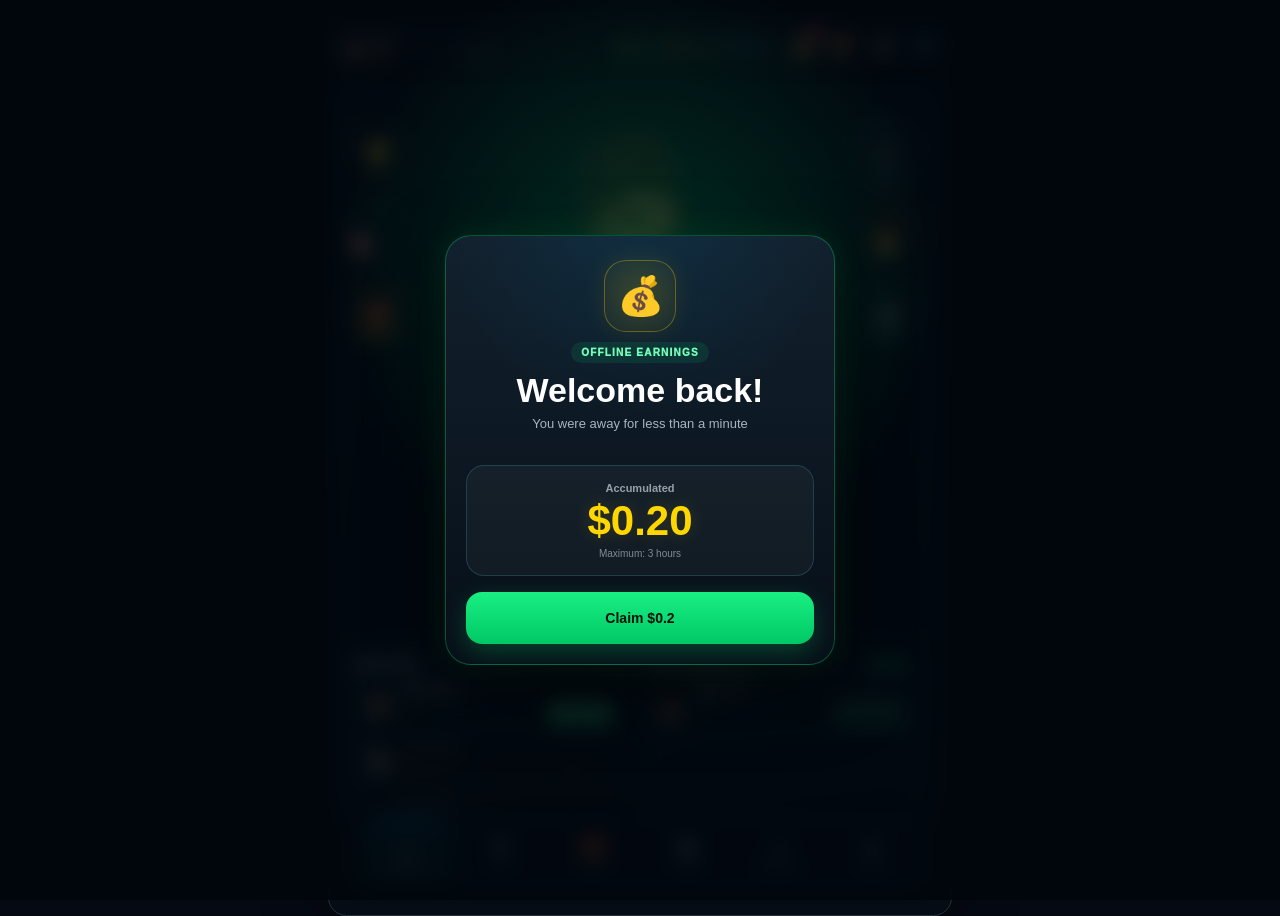
<file: index_test.html>
<!DOCTYPE html>
<html lang="en">
<head>
<meta charset="utf-8"/>
<meta name="viewport" content="width=device-width, initial-scale=1.0"/>
<title>Hustle Empire</title>
<script>
  // Test links use the same entry point and save origin as the game.
  const gameUrl = new URL("index.html", window.location.href);
  gameUrl.search = window.location.search;
  gameUrl.hash = window.location.hash;
  window.location.replace(gameUrl.href);
</script>
</head>
<body>
<p><a href="index.html">Open Hustle Empire / Открыть Hustle Empire</a></p>
</body>
</html>
</file>
